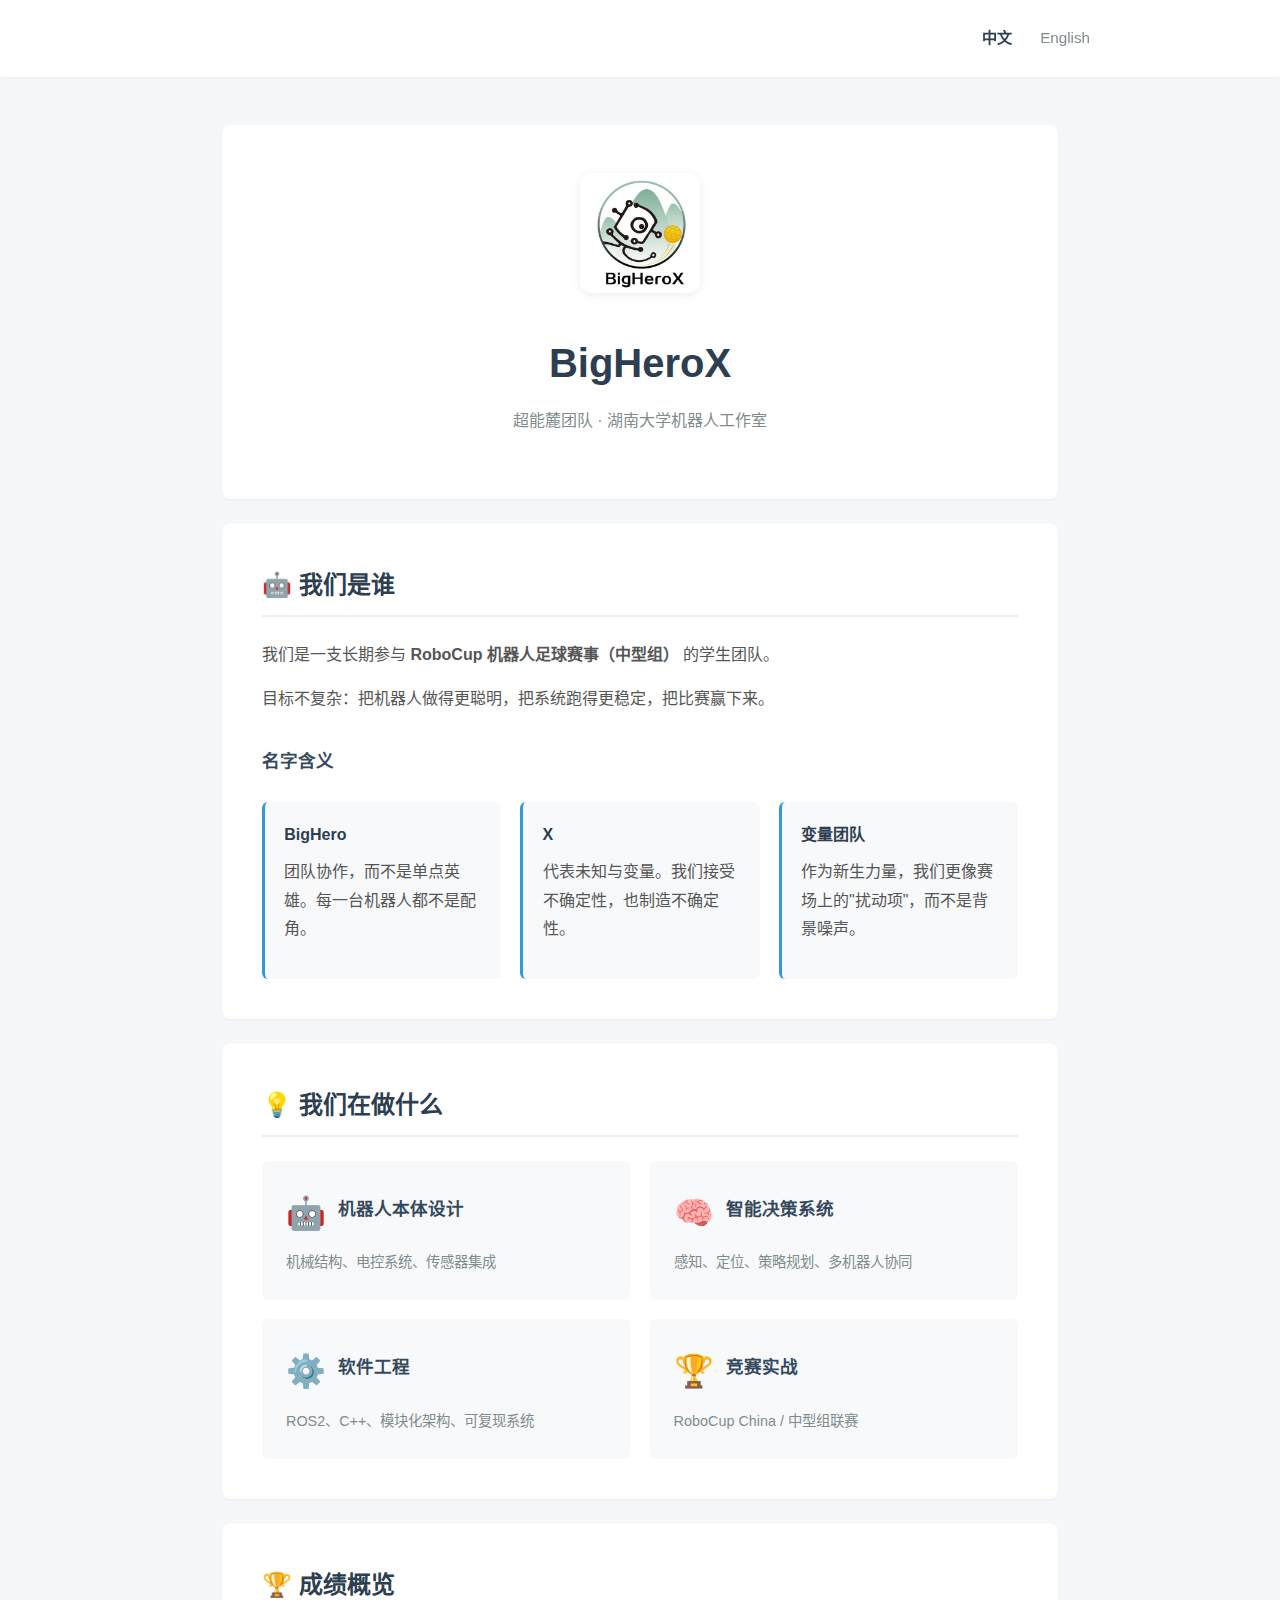
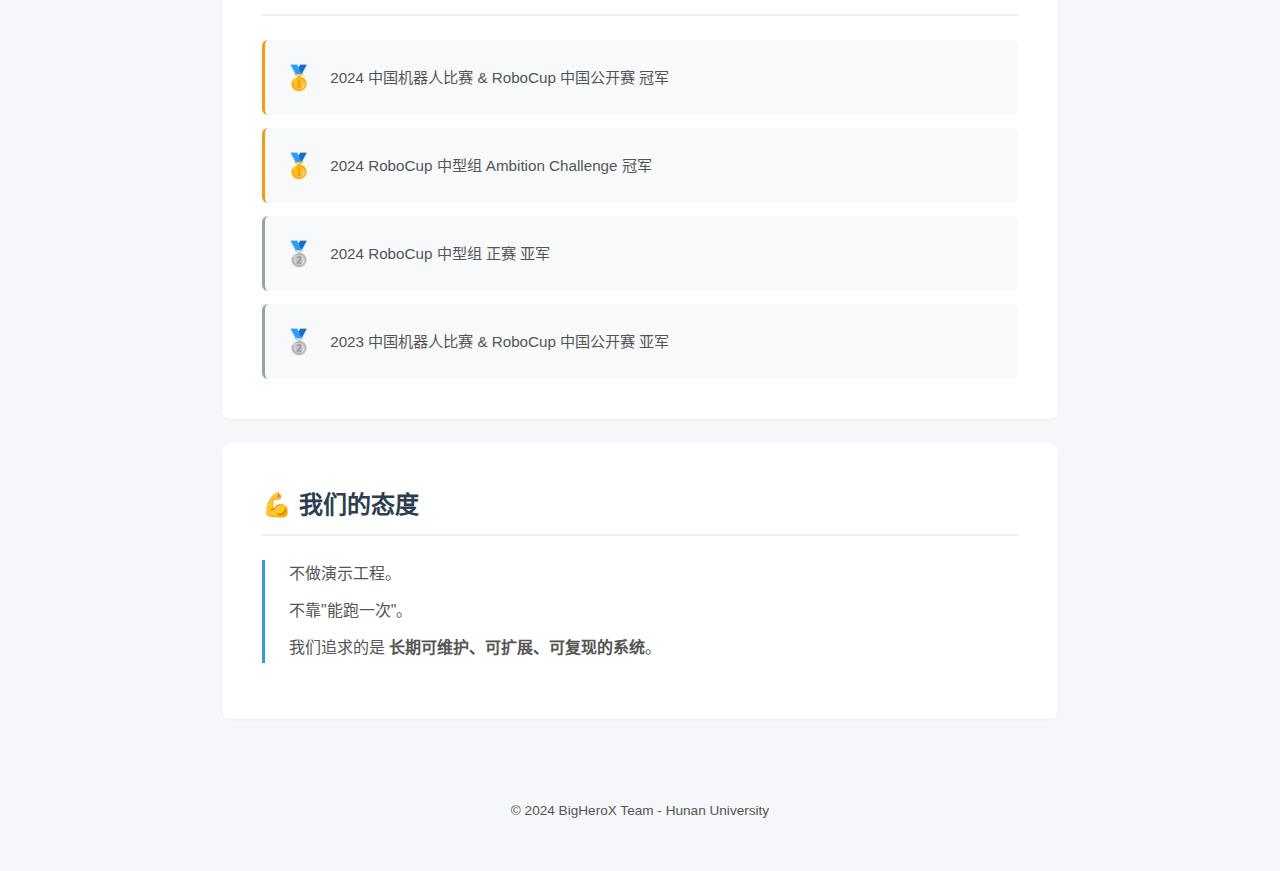
<file: profile/index.html>
<!DOCTYPE html>
<html lang="zh-CN">
<head>
    <meta charset="UTF-8">
    <meta name="viewport" content="width=device-width, initial-scale=1.0">
    <title>BigHeroX - 超能麓团队</title>
    <link rel="stylesheet" href="style.css">
</head>
<body>
    <header>
        <nav>
            <div class="lang-switch">
                <a href="index.html" class="active">中文</a>
                <a href="index_en.html">English</a>
            </div>
        </nav>
    </header>

    <main>
        <!-- Hero Section -->
        <section class="hero">
            <img src="log.jpg" alt="BigHeroX Logo" class="logo">
            <h1>BigHeroX</h1>
            <p class="subtitle">超能麓团队 · 湖南大学机器人工作室</p>
        </section>

        <!-- About Section -->
        <section class="about">
            <h2>🤖 我们是谁</h2>
            <p>我们是一支长期参与 <strong>RoboCup 机器人足球赛事（中型组）</strong> 的学生团队。</p>
            <p>目标不复杂：把机器人做得更聪明，把系统跑得更稳定，把比赛赢下来。</p>
            
            <div class="name-meaning">
                <h3>名字含义</h3>
                <div class="meaning-grid">
                    <div class="meaning-item">
                        <h4>BigHero</h4>
                        <p>团队协作，而不是单点英雄。每一台机器人都不是配角。</p>
                    </div>
                    <div class="meaning-item">
                        <h4>X</h4>
                        <p>代表未知与变量。我们接受不确定性，也制造不确定性。</p>
                    </div>
                    <div class="meaning-item">
                        <h4>变量团队</h4>
                        <p>作为新生力量，我们更像赛场上的"扰动项"，而不是背景噪声。</p>
                    </div>
                </div>
            </div>
        </section>

        <!-- What We Do -->
        <section class="work">
            <h2>💡 我们在做什么</h2>
            <div class="work-grid">
                <div class="work-item">
                    <span class="icon">🤖</span>
                    <h3>机器人本体设计</h3>
                    <p>机械结构、电控系统、传感器集成</p>
                </div>
                <div class="work-item">
                    <span class="icon">🧠</span>
                    <h3>智能决策系统</h3>
                    <p>感知、定位、策略规划、多机器人协同</p>
                </div>
                <div class="work-item">
                    <span class="icon">⚙️</span>
                    <h3>软件工程</h3>
                    <p>ROS2、C++、模块化架构、可复现系统</p>
                </div>
                <div class="work-item">
                    <span class="icon">🏆</span>
                    <h3>竞赛实战</h3>
                    <p>RoboCup China / 中型组联赛</p>
                </div>
            </div>
        </section>

        <!-- Achievements -->
        <section class="achievements">
            <h2>🏆 成绩概览</h2>
            <div class="achievement-list">
                <div class="achievement-item gold">
                    <span class="medal">🥇</span>
                    <p>2024 中国机器人比赛 & RoboCup 中国公开赛 冠军</p>
                </div>
                <div class="achievement-item gold">
                    <span class="medal">🥇</span>
                    <p>2024 RoboCup 中型组 Ambition Challenge 冠军</p>
                </div>
                <div class="achievement-item silver">
                    <span class="medal">🥈</span>
                    <p>2024 RoboCup 中型组 正赛 亚军</p>
                </div>
                <div class="achievement-item silver">
                    <span class="medal">🥈</span>
                    <p>2023 中国机器人比赛 & RoboCup 中国公开赛 亚军</p>
                </div>
            </div>
        </section>

        <!-- Philosophy -->
        <section class="philosophy">
            <h2>💪 我们的态度</h2>
            <blockquote>
                <p>不做演示工程。</p>
                <p>不靠"能跑一次"。</p>
                <p>我们追求的是 <strong>长期可维护、可扩展、可复现的系统</strong>。</p>
            </blockquote>
        </section>
    </main>

    <footer>
        <p>&copy; 2024 BigHeroX Team - Hunan University</p>
    </footer>
</body>
</html>
</file>
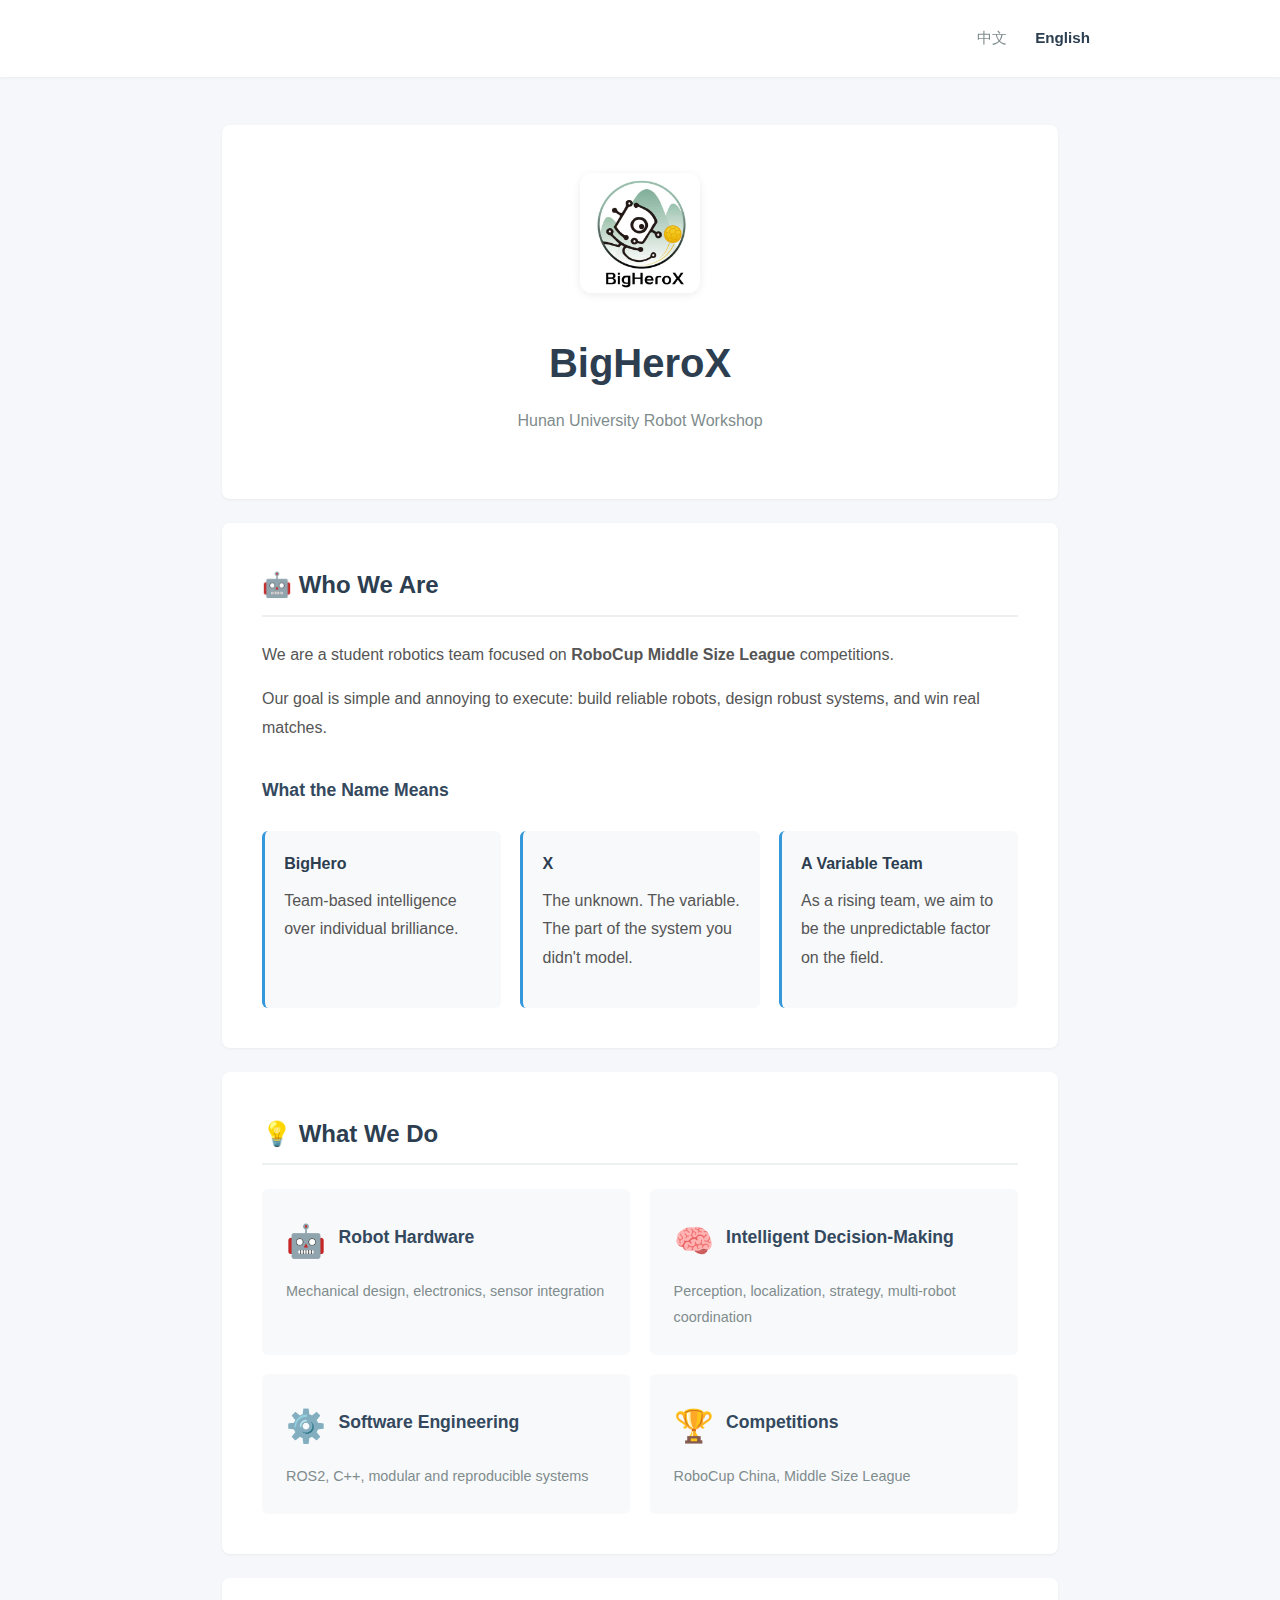
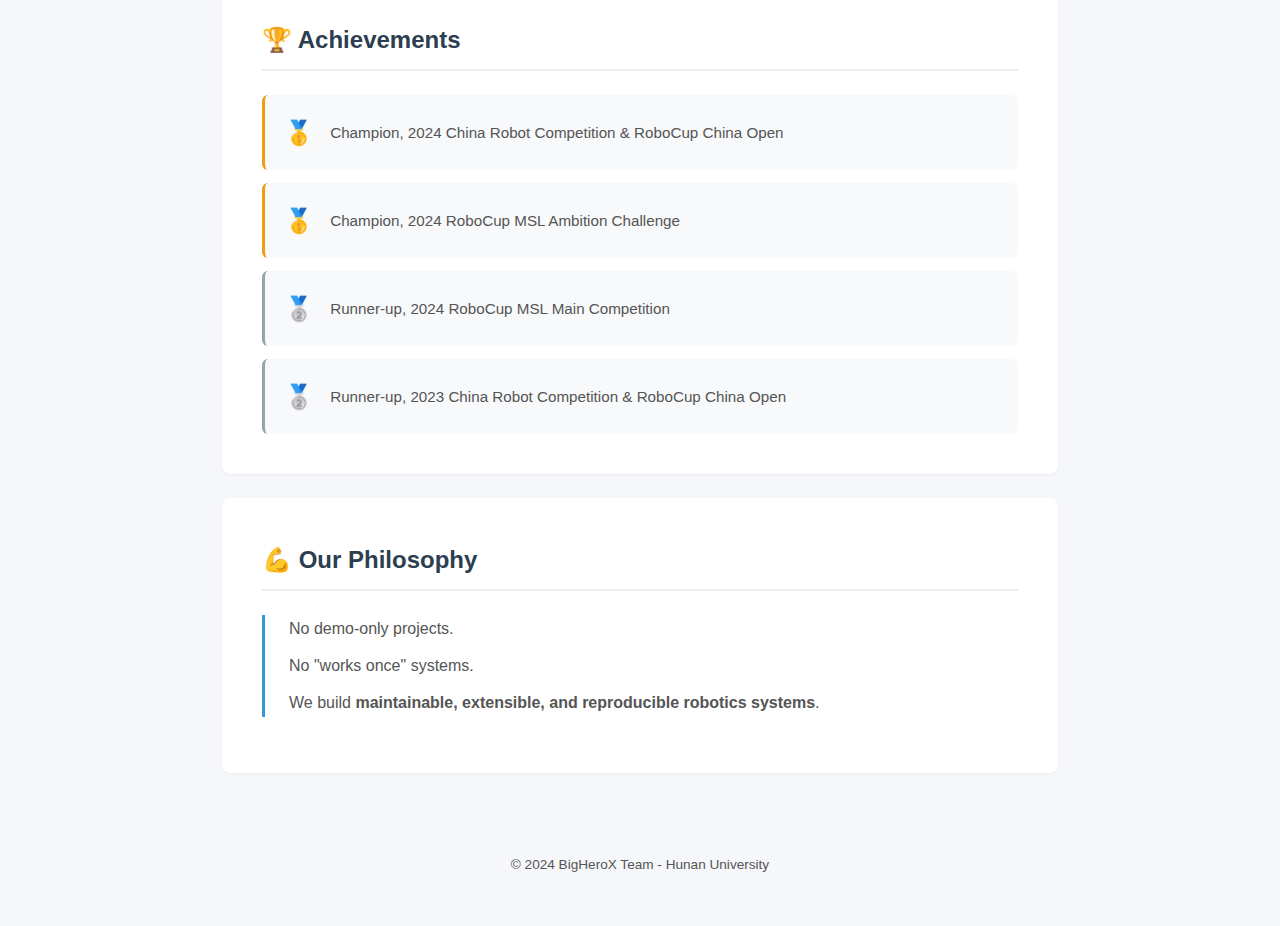
<file: profile/index_en.html>
<!DOCTYPE html>
<html lang="en">
<head>
    <meta charset="UTF-8">
    <meta name="viewport" content="width=device-width, initial-scale=1.0">
    <title>BigHeroX Team</title>
    <link rel="stylesheet" href="style.css">
</head>
<body>
    <header>
        <nav>
            <div class="lang-switch">
                <a href="index.html">中文</a>
                <a href="index_en.html" class="active">English</a>
            </div>
        </nav>
    </header>

    <main>
        <!-- Hero Section -->
        <section class="hero">
            <img src="log.jpg" alt="BigHeroX Logo" class="logo">
            <h1>BigHeroX</h1>
            <p class="subtitle">Hunan University Robot Workshop</p>
        </section>

        <!-- About Section -->
        <section class="about">
            <h2>🤖 Who We Are</h2>
            <p>We are a student robotics team focused on <strong>RoboCup Middle Size League</strong> competitions.</p>
            <p>Our goal is simple and annoying to execute: build reliable robots, design robust systems, and win real matches.</p>
            
            <div class="name-meaning">
                <h3>What the Name Means</h3>
                <div class="meaning-grid">
                    <div class="meaning-item">
                        <h4>BigHero</h4>
                        <p>Team-based intelligence over individual brilliance.</p>
                    </div>
                    <div class="meaning-item">
                        <h4>X</h4>
                        <p>The unknown. The variable. The part of the system you didn't model.</p>
                    </div>
                    <div class="meaning-item">
                        <h4>A Variable Team</h4>
                        <p>As a rising team, we aim to be the unpredictable factor on the field.</p>
                    </div>
                </div>
            </div>
        </section>

        <!-- What We Do -->
        <section class="work">
            <h2>💡 What We Do</h2>
            <div class="work-grid">
                <div class="work-item">
                    <span class="icon">🤖</span>
                    <h3>Robot Hardware</h3>
                    <p>Mechanical design, electronics, sensor integration</p>
                </div>
                <div class="work-item">
                    <span class="icon">🧠</span>
                    <h3>Intelligent Decision-Making</h3>
                    <p>Perception, localization, strategy, multi-robot coordination</p>
                </div>
                <div class="work-item">
                    <span class="icon">⚙️</span>
                    <h3>Software Engineering</h3>
                    <p>ROS2, C++, modular and reproducible systems</p>
                </div>
                <div class="work-item">
                    <span class="icon">🏆</span>
                    <h3>Competitions</h3>
                    <p>RoboCup China, Middle Size League</p>
                </div>
            </div>
        </section>

        <!-- Achievements -->
        <section class="achievements">
            <h2>🏆 Achievements</h2>
            <div class="achievement-list">
                <div class="achievement-item gold">
                    <span class="medal">🥇</span>
                    <p>Champion, 2024 China Robot Competition & RoboCup China Open</p>
                </div>
                <div class="achievement-item gold">
                    <span class="medal">🥇</span>
                    <p>Champion, 2024 RoboCup MSL Ambition Challenge</p>
                </div>
                <div class="achievement-item silver">
                    <span class="medal">🥈</span>
                    <p>Runner-up, 2024 RoboCup MSL Main Competition</p>
                </div>
                <div class="achievement-item silver">
                    <span class="medal">🥈</span>
                    <p>Runner-up, 2023 China Robot Competition & RoboCup China Open</p>
                </div>
            </div>
        </section>

        <!-- Philosophy -->
        <section class="philosophy">
            <h2>💪 Our Philosophy</h2>
            <blockquote>
                <p>No demo-only projects.</p>
                <p>No "works once" systems.</p>
                <p>We build <strong>maintainable, extensible, and reproducible robotics systems</strong>.</p>
            </blockquote>
        </section>
    </main>

    <footer>
        <p>&copy; 2024 BigHeroX Team - Hunan University</p>
    </footer>
</body>
</html>
</file>
<file: profile/style.css>
* {
    margin: 0;
    padding: 0;
    box-sizing: border-box;
}

body {
    font-family: -apple-system, BlinkMacSystemFont, 'Segoe UI', 'PingFang SC', 'Hiragino Sans GB', 'Microsoft YaHei', sans-serif;
    line-height: 1.8;
    color: #2c3e50;
    background: #f5f7fa;
    min-height: 100vh;
}

header {
    background: white;
    padding: 1.5rem 2rem;
    box-shadow: 0 1px 3px rgba(0,0,0,0.05);
    position: sticky;
    top: 0;
    z-index: 100;
}

nav {
    max-width: 900px;
    margin: 0 auto;
    display: flex;
    justify-content: flex-end;
}

.lang-switch a {
    margin-left: 1.5rem;
    text-decoration: none;
    color: #7f8c8d;
    font-weight: 400;
    transition: color 0.2s;
    font-size: 0.95rem;
}

.lang-switch a.active {
    color: #2c3e50;
    font-weight: 600;
}

.lang-switch a:hover {
    color: #2c3e50;
}

main {
    max-width: 900px;
    margin: 3rem auto;
    padding: 0 2rem;
}

section {
    background: white;
    border-radius: 8px;
    padding: 2.5rem;
    margin-bottom: 1.5rem;
    box-shadow: 0 1px 3px rgba(0,0,0,0.05);
}

.hero {
    text-align: center;
    background: white;
    padding: 3rem 2.5rem;
}

.logo {
    width: 120px;
    height: 120px;
    border-radius: 12px;
    object-fit: cover;
    margin-bottom: 1.5rem;
    box-shadow: 0 2px 8px rgba(0,0,0,0.08);
}

.hero h1 {
    font-size: 2.5rem;
    margin-bottom: 0.5rem;
    color: #2c3e50;
    font-weight: 700;
}

.subtitle {
    font-size: 1rem;
    color: #7f8c8d;
}

h2 {
    font-size: 1.5rem;
    margin-bottom: 1.5rem;
    color: #2c3e50;
    font-weight: 600;
    padding-bottom: 0.5rem;
    border-bottom: 2px solid #ecf0f1;
}

h3 {
    font-size: 1.1rem;
    margin-bottom: 0.5rem;
    color: #34495e;
    font-weight: 600;
}

h4 {
    font-size: 1rem;
    margin-bottom: 0.5rem;
    color: #2c3e50;
    font-weight: 600;
}

p {
    margin-bottom: 1rem;
    color: #555;
}

.name-meaning {
    margin-top: 2rem;
}

.meaning-grid {
    display: grid;
    grid-template-columns: repeat(auto-fit, minmax(200px, 1fr));
    gap: 1.2rem;
    margin-top: 1.5rem;
}

.meaning-item {
    padding: 1.2rem;
    background: #f8f9fb;
    border-radius: 6px;
    border-left: 3px solid #3498db;
}

.work-grid {
    display: grid;
    grid-template-columns: repeat(2, 1fr);
    gap: 1.2rem;
    margin-top: 1rem;
}

.work-item {
    padding: 1.5rem;
    background: #f8f9fb;
    border-radius: 6px;
    transition: background 0.2s;
}

.work-item:hover {
    background: #ecf0f1;
}

.icon {
    font-size: 2rem;
    display: inline-block;
    margin-right: 0.5rem;
    vertical-align: middle;
}

.work-item h3 {
    display: inline-block;
    vertical-align: middle;
    margin-bottom: 0.5rem;
}

.work-item p {
    margin-top: 0.5rem;
    margin-bottom: 0;
    font-size: 0.9rem;
    color: #7f8c8d;
}

.achievement-list {
    display: grid;
    gap: 0.8rem;
    margin-top: 1rem;
}

.achievement-item {
    display: flex;
    align-items: center;
    padding: 1rem 1.2rem;
    border-radius: 6px;
    background: #f8f9fb;
    transition: background 0.2s;
}

.achievement-item:hover {
    background: #ecf0f1;
}

.achievement-item.gold {
    border-left: 3px solid #f39c12;
}

.achievement-item.silver {
    border-left: 3px solid #95a5a6;
}

.medal {
    font-size: 1.5rem;
    margin-right: 1rem;
}

.achievement-item p {
    margin: 0;
    font-size: 0.95rem;
}

.philosophy blockquote {
    border-left: 3px solid #3498db;
    padding-left: 1.5rem;
    margin: 1rem 0;
    font-size: 1rem;
    color: #555;
}

.philosophy blockquote p {
    margin-bottom: 0.5rem;
}

.philosophy blockquote p:last-child {
    margin-bottom: 0;
}

footer {
    text-align: center;
    padding: 2rem;
    color: #7f8c8d;
    font-size: 0.85rem;
}

@media (max-width: 768px) {
    main {
        margin: 1.5rem auto;
    }
    
    section {
        padding: 1.5rem;
        margin-bottom: 1rem;
    }
    
    .hero {
        padding: 2rem 1.5rem;
    }
    
    .hero h1 {
        font-size: 2rem;
    }
    
    h2 {
        font-size: 1.3rem;
    }
    
    .meaning-grid,
    .work-grid {
        grid-template-columns: 1fr;
    }
    
    .logo {
        width: 100px;
        height: 100px;
    }
}
</file>
